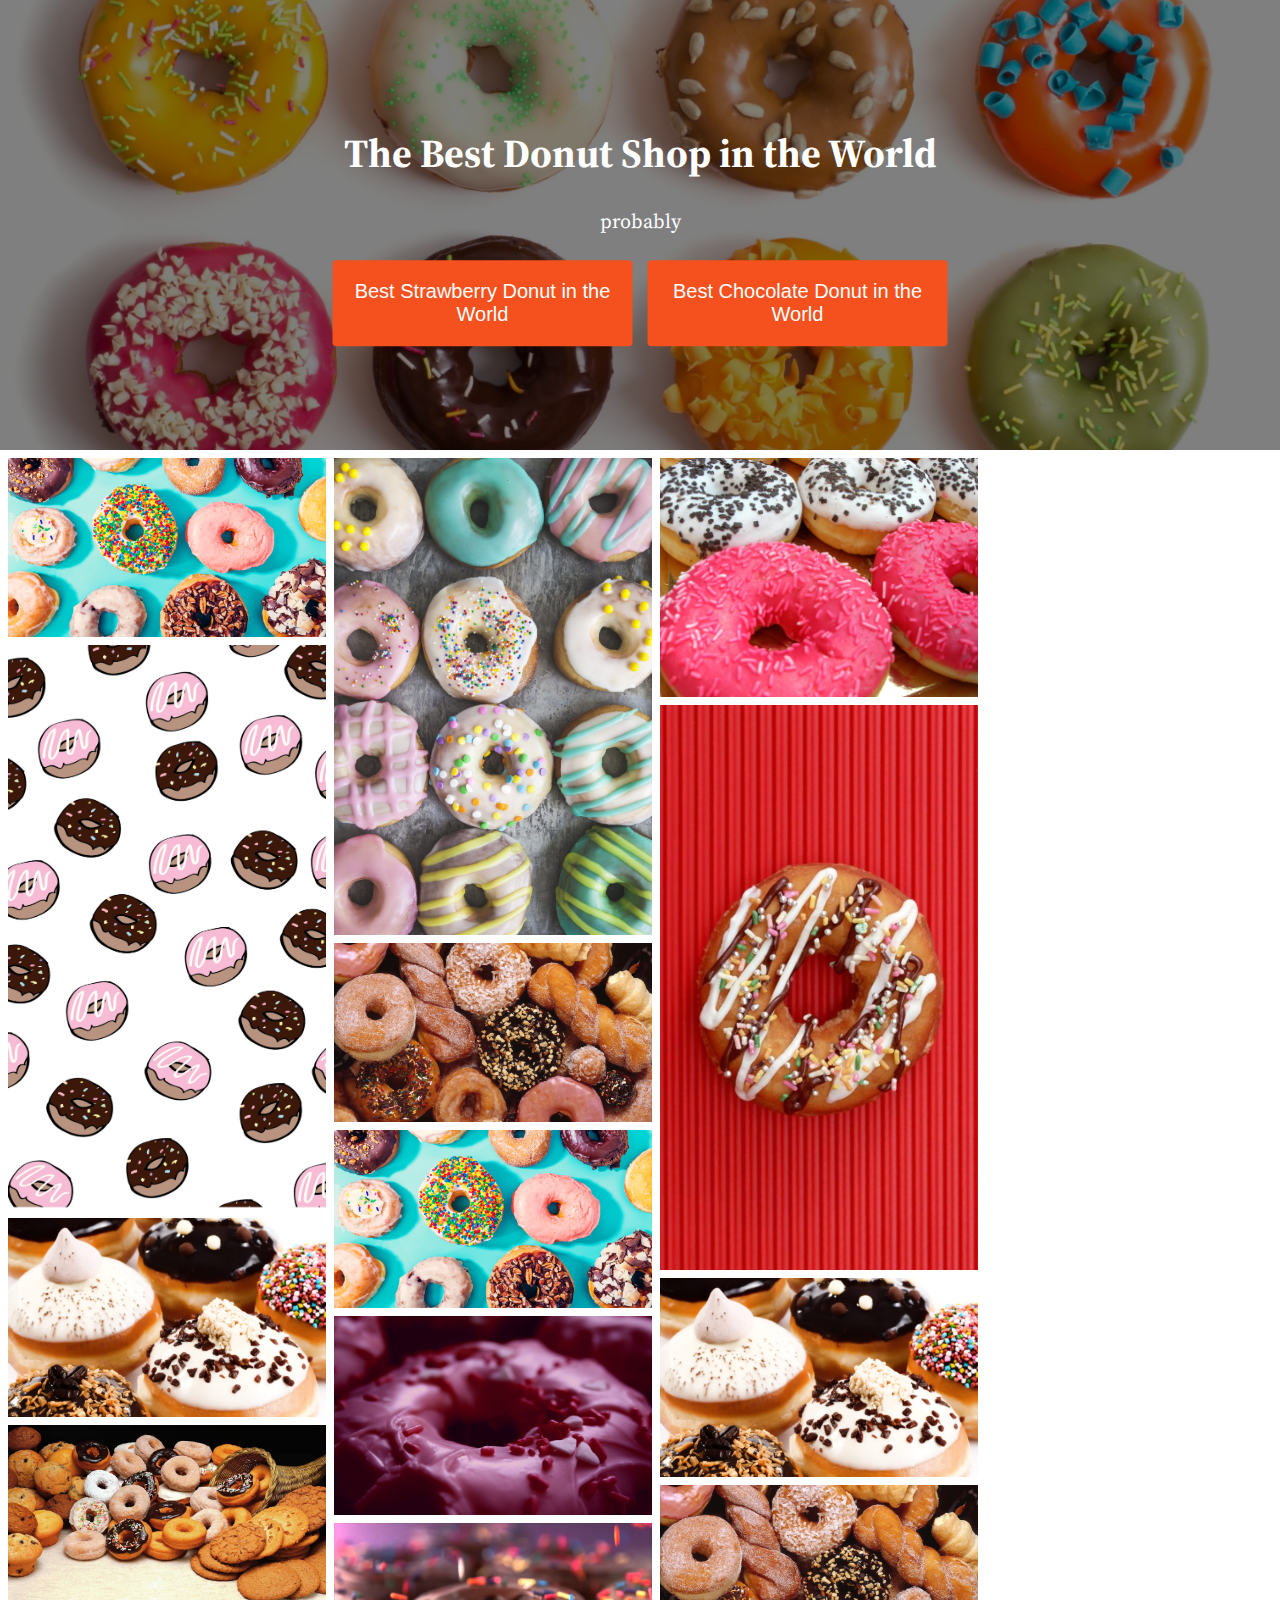
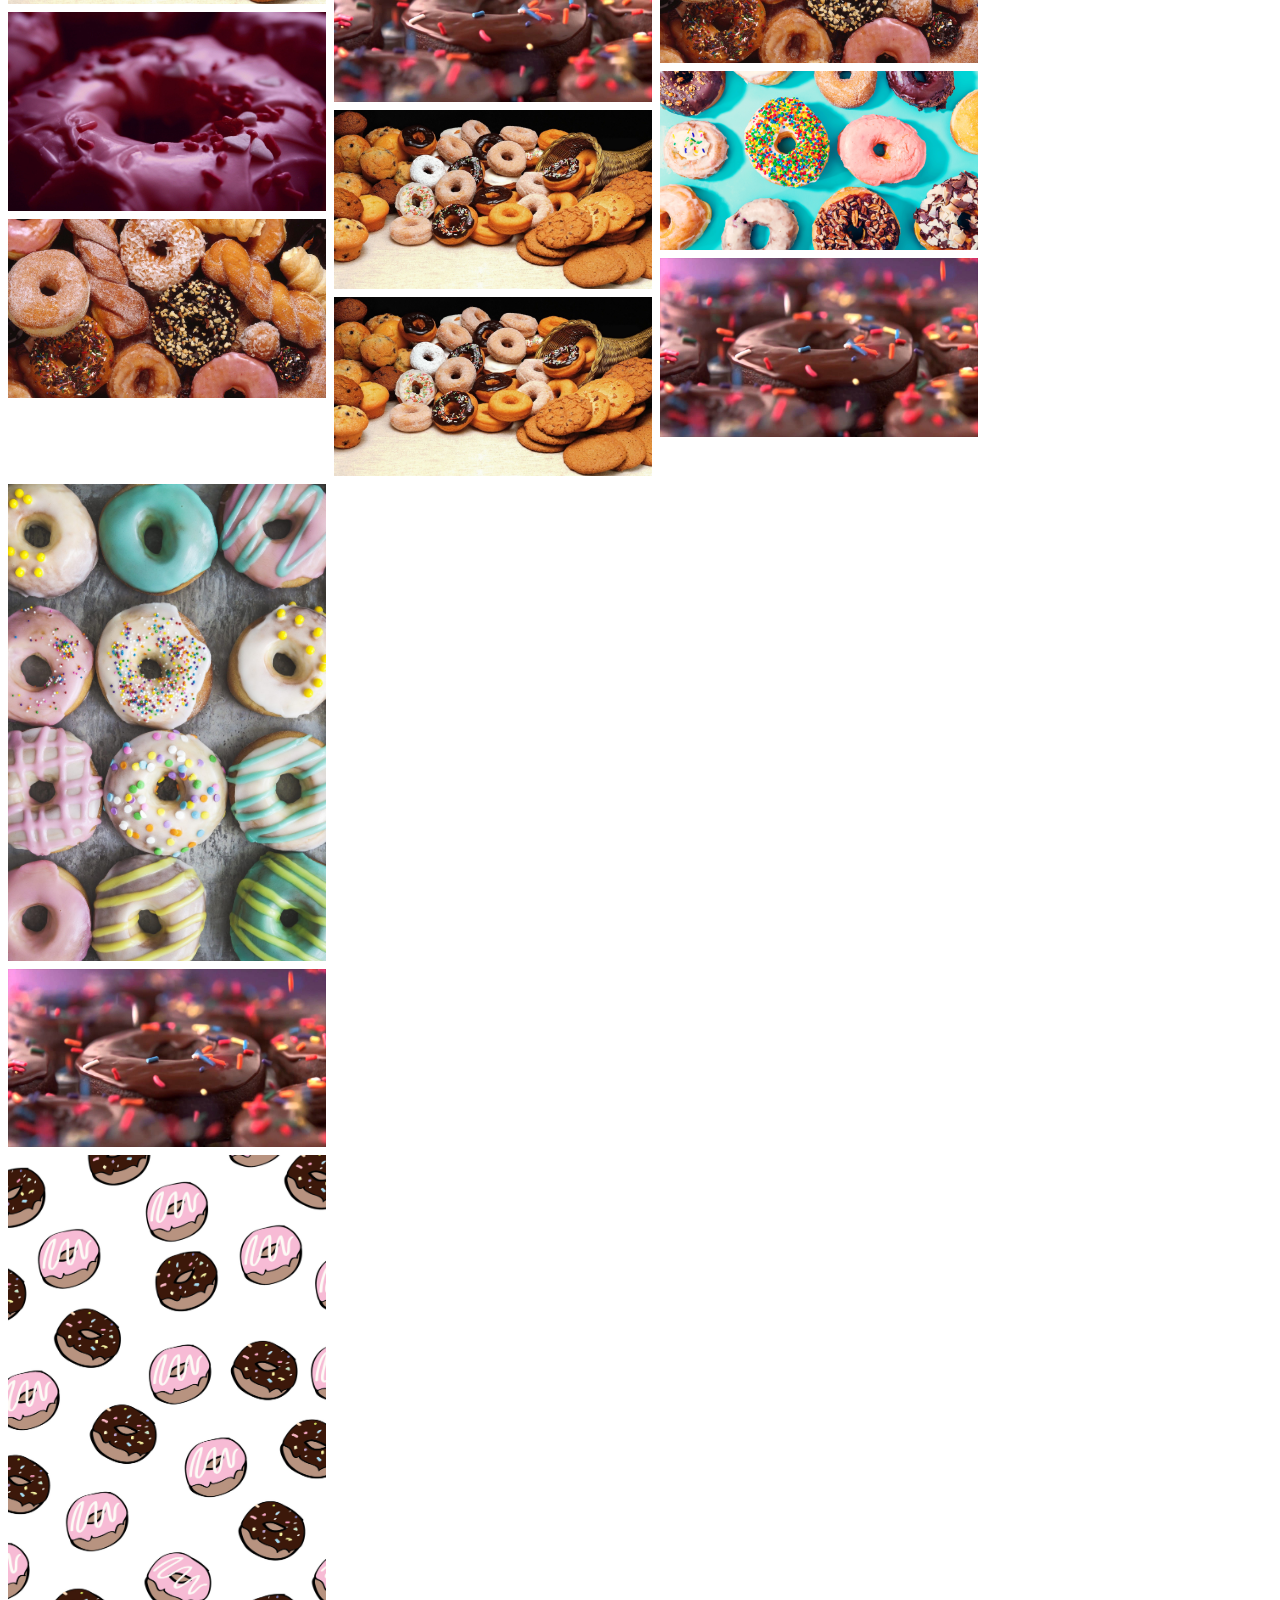
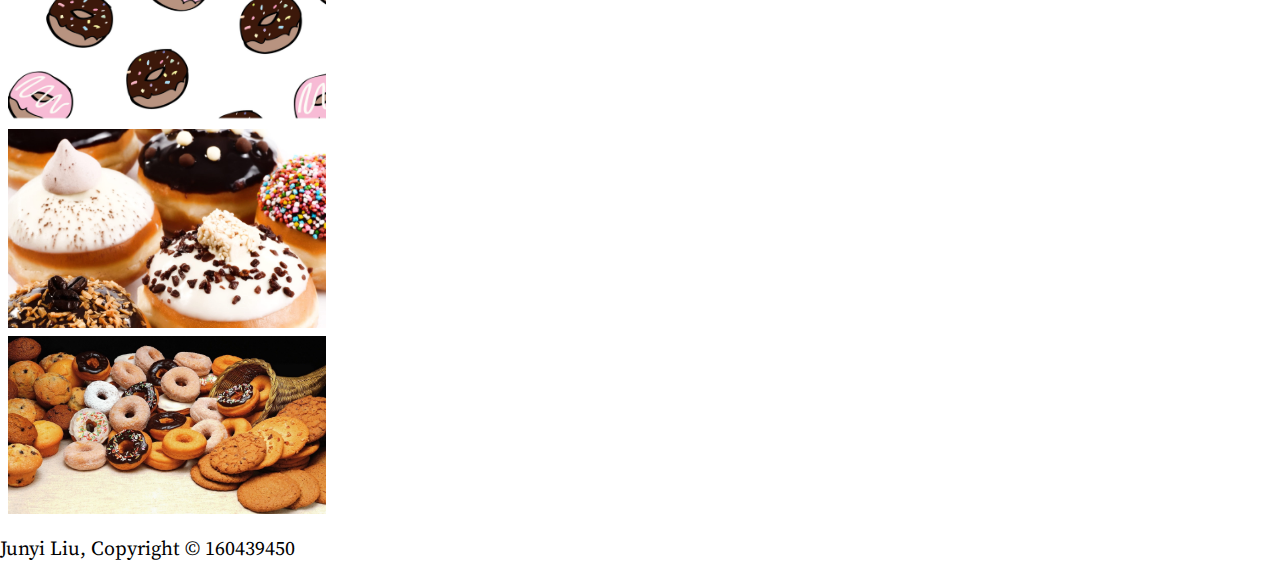
<file: q1/www/index.html>
<!doctype html>
<html lang="en">

<head>

	<!--====== Required meta tags ======-->

	<head>
		<meta charset="utf-8">
		<meta name="viewport" content="width=device-width, initial-scale=1.0, maximum-scale=1.0, user-scalable=no">


		<!--====== Title ======-->
		<title> Best Donut Shop in the World , probably</title>


		<!--====== Style css ======-->
		<link rel="stylesheet" href="css/main.css">


		<!-- YOU MUST MODIFY THIS VALUE TO POINT TO YOUR ACTUAL CHECKOUT PAGE -->
		<script>
			localStorage.checkoutURL = 'checkout.html';
		</script>

		<!--====== Favicon Icon ======-->
		<link rel="shortcut icon" href="img/favicon.ico" type="image/ico">

		<!--====== javascript ======-->
		<link rel="stylesheet" href="https://stackpath.bootstrapcdn.com/font-awesome/4.7.0/css/font-awesome.min.css">
		<link rel="stylesheet" href="https://stackpath.bootstrapcdn.com/bootstrap/4.2.1/css/bootstrap.min.css" integrity="sha384-GJzZqFGwb1QTTN6wy59ffF1BuGJpLSa9DkKMp0DgiMDm4iYMj70gZWKYbI706tWS" crossorigin="anonymous">
		<script src="https://cdnjs.cloudflare.com/ajax/libs/jquery/3.3.1/jquery.min.js"></script>
		<script src="https://cdnjs.cloudflare.com/ajax/libs/popper.js/1.14.6/umd/popper.min.js" integrity="sha384-wHAiFfRlMFy6i5SRaxvfOCifBUQy1xHdJ/yoi7FRNXMRBu5WHdZYu1hA6ZOblgut" crossorigin="anonymous"></script>
		<script src="https://stackpath.bootstrapcdn.com/bootstrap/4.2.1/js/bootstrap.min.js" integrity="sha384-B0UglyR+jN6CkvvICOB2joaf5I4l3gm9GU6Hc1og6Ls7i6U/mkkaduKaBhlAXv9k" crossorigin="anonymous"></script>
		<script src="http://wlu-cp202.appspot.com/CP202/Fall2019/shopping_cart_v1/cart.js" async></script>

		<!-- YOU MUST MODIFY THIS VALUE TO POINT TO YOUR ACTUAL CHECKOUT PAGE -->
		<script>
			localStorage.checkoutURL = 'checkout.html';
		</script>
		<!--====== shopping cart ======-->

	</head>


	<!--====== BODY ======-->

<body>

	<div class="hero-image">
		<div class="hero-text">
			<h1>The Best Donut Shop in the World</h1>
			<p>probably</p>
			<a href="strawberry_donut.html"><button><span>Best Strawberry Donut in the World</span></button></a>
			<a href="chocolate_donut.html"> <button><span>Best Chocolate Donut in the World</span></button></a>
		</div>
	</div>



	<div class="row">
		<div class="column">

			<img src="img/donut1.jpg" alt="donut collage">
			<img src="img/donut4.jpg" alt="donut drawing">
			<img src="img/donut2.jpg" alt="donut collage">
			<img src="img/donut3.jpg" alt="donuts with cookies">
			<img src="img/donut5.jpg" alt="velvet donut">

			<img src="img/donut7.jpg" alt="donuts with eclairs">

		</div>
		<div class="column">
			<img src="img/donut10.jpg" alt="donut collage">
			<img src="img/donut7.jpg" alt="donuts with eclairs">
			<img src="img/donut1.jpg" alt="donut collage">
			<img src="img/donut5.jpg" alt="velvet donut">
			<img src="img/donut8.jpg" alt="chocolate donut">
			<img src="img/donut3.jpg" alt="donuts with cookies">

			<img src="img/donut3.jpg" alt="donuts with cookies">



		</div>
		<div class="column">
			<img src="img/donut9.jpg" alt="chocolate donut with strawberry donut">
			<img src="img/donut6.jpg" alt="one sprinked donut">
			<img src="img/donut2.jpg" alt="donut collage">
			<img src="img/donut7.jpg" alt="donuts with eclairs">
			<img src="img/donut1.jpg" alt="donut collage">
			<img src="img/donut8.jpg" alt="chocolate donut">


		</div>
		<div class="column">
			<img src="img/donut10.jpg" alt="donut collage">
			<img src="img/donut8.jpg" alt="chocolate donut">
			<img src="img/donut4.jpg" alt="donut drawing">

			<img src="img/donut2.jpg" alt="donut collage">
			<img src="img/donut3.jpg" alt="donuts with cookies">

		</div>
	</div>

	<footer>
		<p>Junyi Liu, Copyright &copy; 160439450 </p>

	</footer>


</body>

</html>
</file>
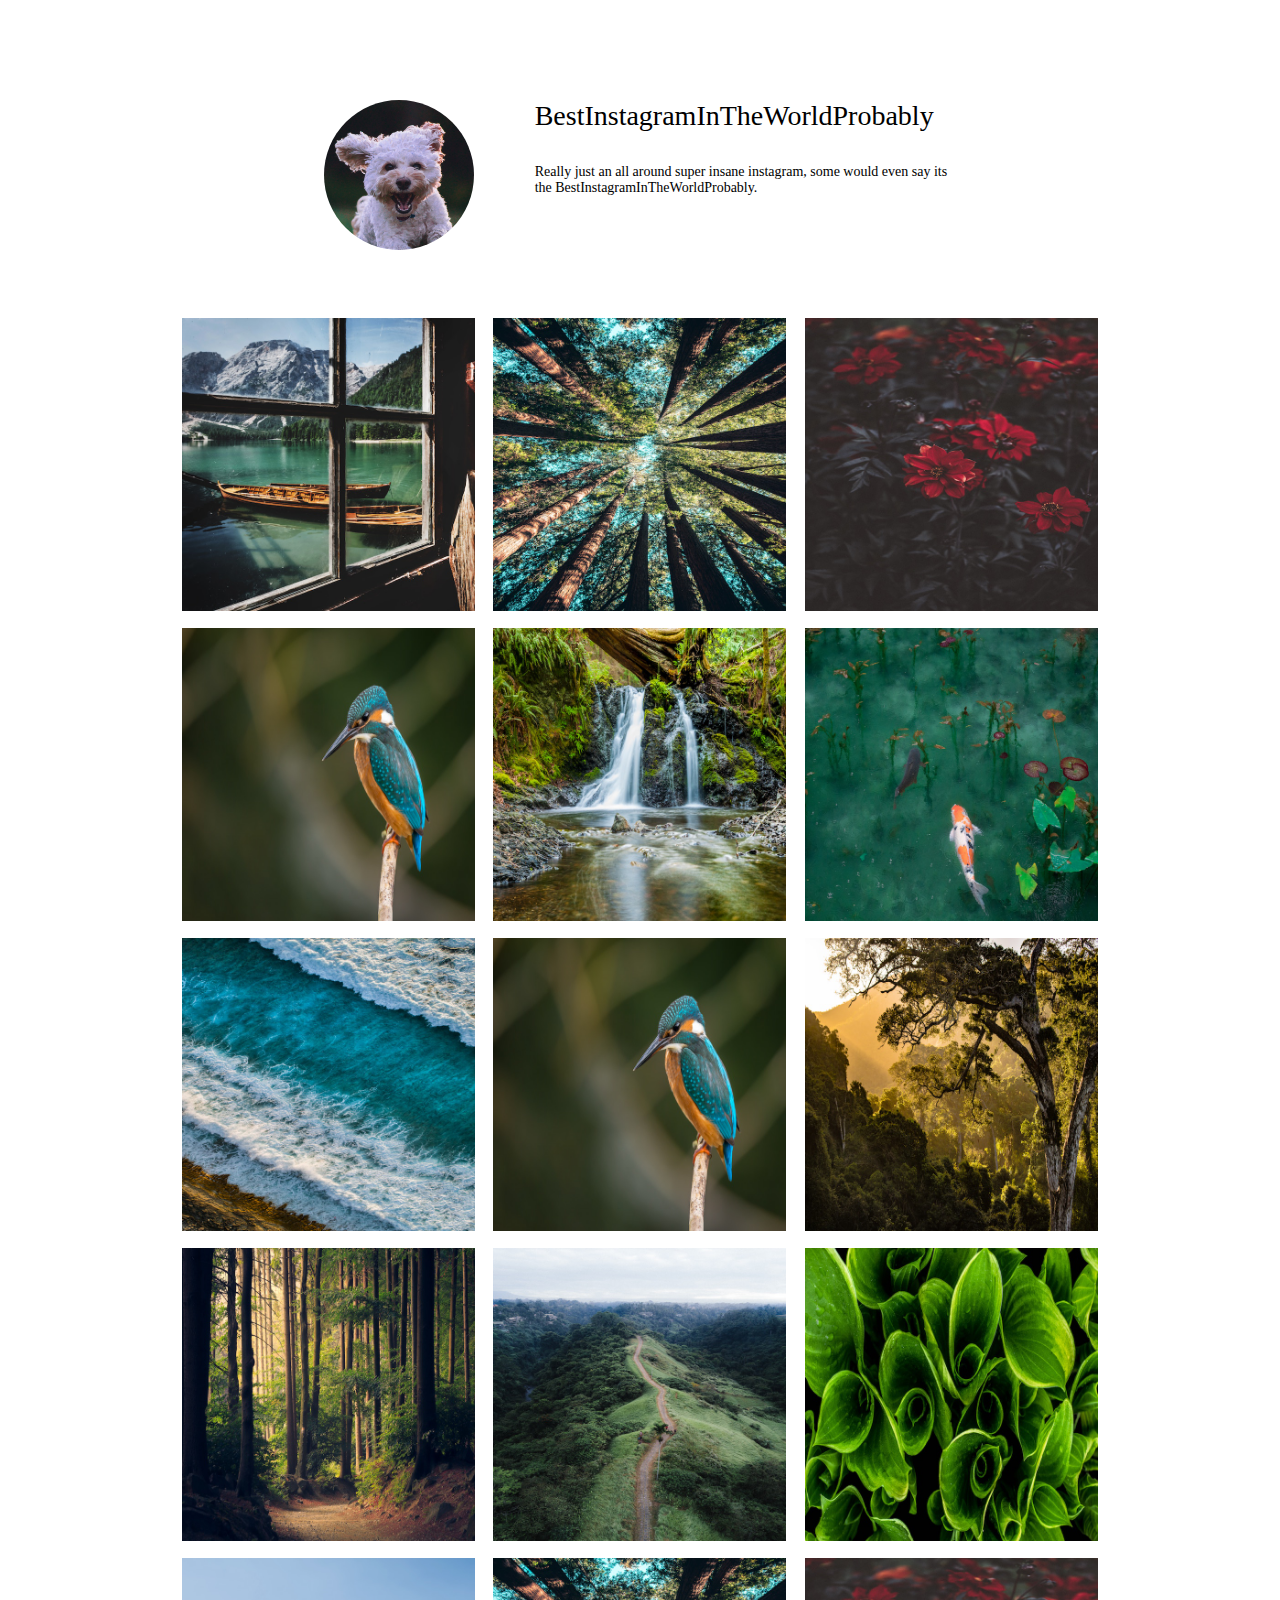
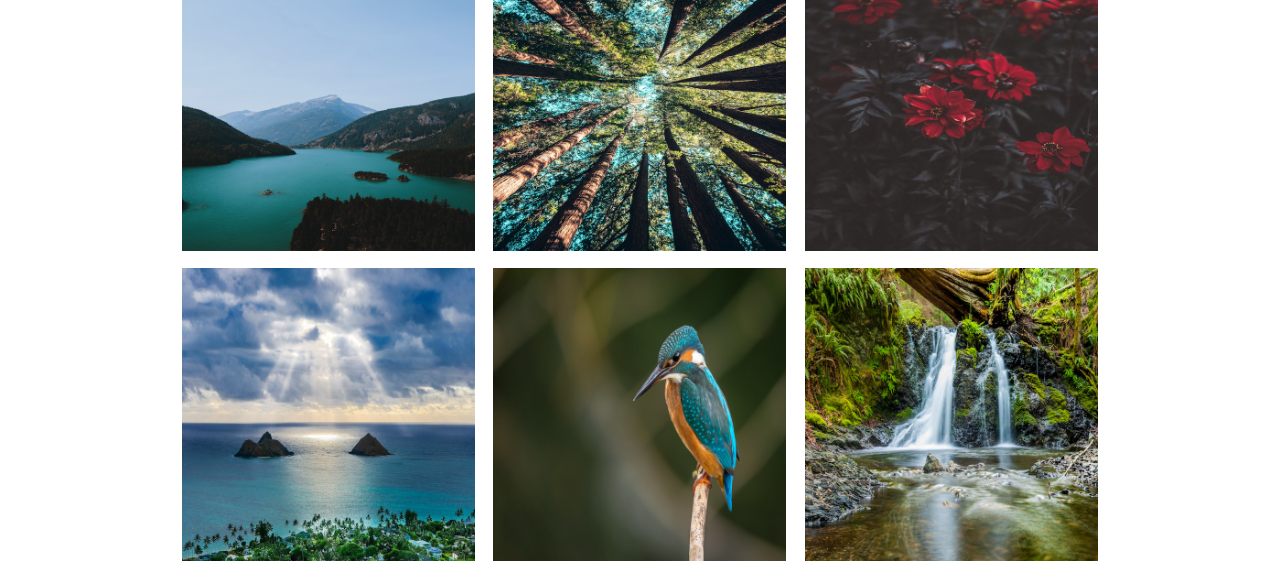
<file: q4/www/index.html>
<!doctype html>
<html lang="en">

<head>

	<!--====== Required meta tags ======-->

	<head>
		<meta charset="utf-8">
		<meta name="viewport" content="width=device-width, initial-scale=1.0, maximum-scale=1.0, user-scalable=no">


		<!--====== Title ======-->
		<title> FakeChimp’s Registration Form </title>


		<!--====== Style css ======-->
		<link rel="stylesheet" href="css/main.css">
	</head>


<body>
	<div class = "header">
<div class="avatar">
	<img src="img\avatar.jpg" width="150px" height="150px">
	</div>
	<div class = "username">
		BestInstagramInTheWorldProbably
		</div>

		<div class = "bio">
			<br>
			<br>
			Really just an all around super insane instagram, some would even say its the BestInstagramInTheWorldProbably.
			</div>
</div>

<br>


	<div class="row">
		<div class="column">
			<img src="img\luca-bravo-ny6qxqv_m04-unsplash.jpg" width="293px" height="293px">
		</div>
		<div class="column">
			<img src="img\casey-horner-4rDCa5hBlCs-unsplash.jpg" width="293px" height="293px">
		</div>
		<div class="column">
			<img src="img\annie-spratt-KCQz_b2Hgi8-unsplash.jpg" width="293px" height="293px">
		</div>
	</div>


	<div class="row">
		<div class="column">
			<img src="img\vincent-van-zalinge-vUNQaTtZeOo-unsplash.jpg" width="293px" height="293px">
		</div>
		<div class="column">
			<img src="img\westboundary-photography-chris-gill-lBL7rSRaNGs-unsplash.jpg" width="293px" height="293px">
		</div>
		<div class="column">
			<img src="img\sora-sagano-Dksk8szLRN0-unsplash.jpg" width="293px" height="293px">
		</div>
	</div>

	<div class="row">
		<div class="column">
			<img src="img\shifaaz-shamoon-oR0uERTVyD0-unsplash.jpg" width="293px" height="293px">
		</div>
		<div class="column">
			<img src="img\vincent-van-zalinge-vUNQaTtZeOo-unsplash.jpg" width="293px" height="293px">
		</div>
		<div class="column">
			<img src="img\redcharlie-k2zWqv_yfNM-unsplash.jpg" width="293px" height="293px">
		</div>
	</div>

	<div class="row">
		<div class="column">
			<img src="img\lukasz-szmigiel-jFCViYFYcus-unsplash.jpg" width="293px" height="293px">
		</div>
		<div class="column">
			<img src="img\justin-kauffman-a8lTjWJJgLA-unsplash.jpg" width="293px" height="293px">
		</div>
		<div class="column">
			<img src="img\joey-kyber-sFLVTqNzG2I-unsplash.jpg" width="293px" height="293px">
		</div>
	</div>

	<div class="row">
		<div class="column">
			<img src="img\ivana-cajina-MBkQKiH14ng-unsplash.jpg" width="293px" height="293px">
		</div>
		<div class="column">
			<img src="img\casey-horner-4rDCa5hBlCs-unsplash.jpg" width="293px" height="293px">
		</div>
		<div class="column">
			<img src="img\annie-spratt-KCQz_b2Hgi8-unsplash.jpg" width="293px" height="293px">
		</div>
	</div>

	<div class="row">
		<div class="column">
			<img src="img\amanda-phung-1w2xsyc2wwI-unsplash.jpg" width="293px" height="293px">
		</div>
		<div class="column">
			<img src="img\vincent-van-zalinge-vUNQaTtZeOo-unsplash.jpg" width="293px" height="293px">
		</div>
		<div class="column">
			<img src="img\westboundary-photography-chris-gill-lBL7rSRaNGs-unsplash.jpg" width="293px" height="293px">
		</div>
	</div>

</body>

</html>
</file>
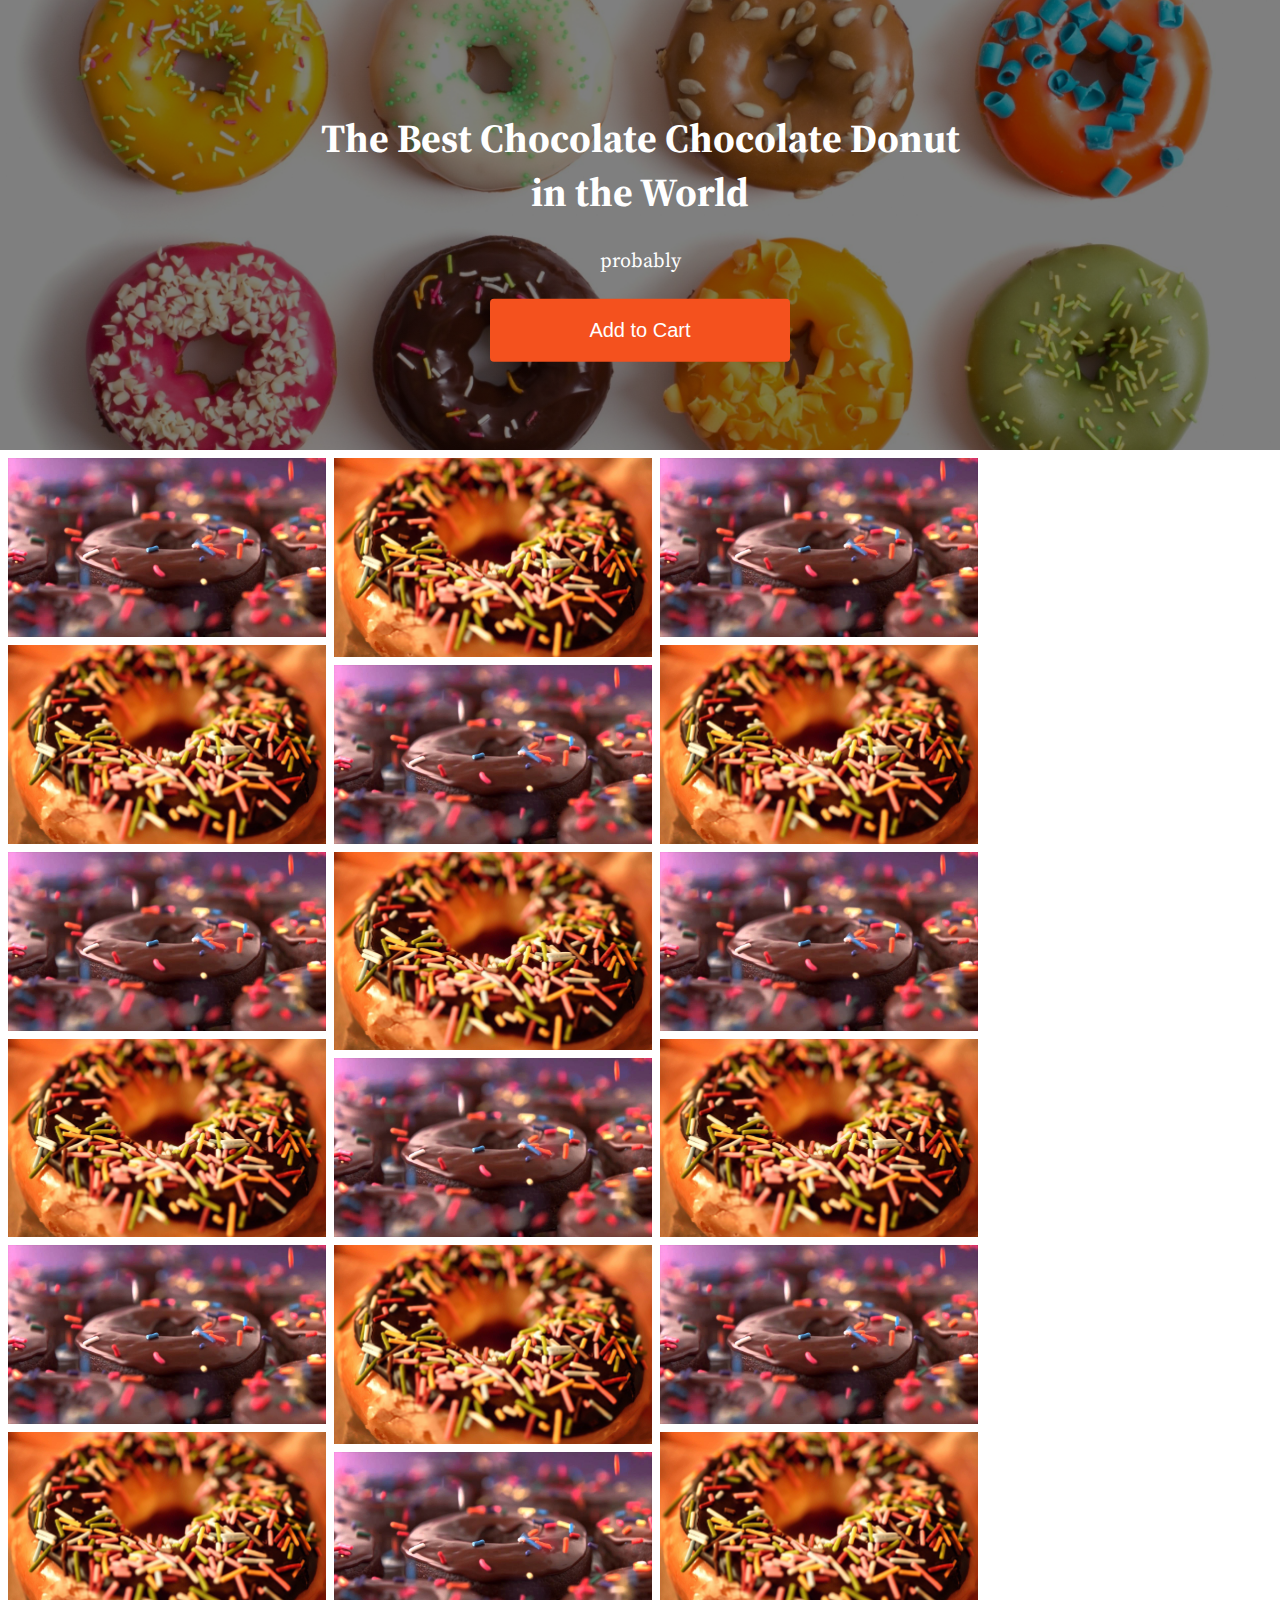
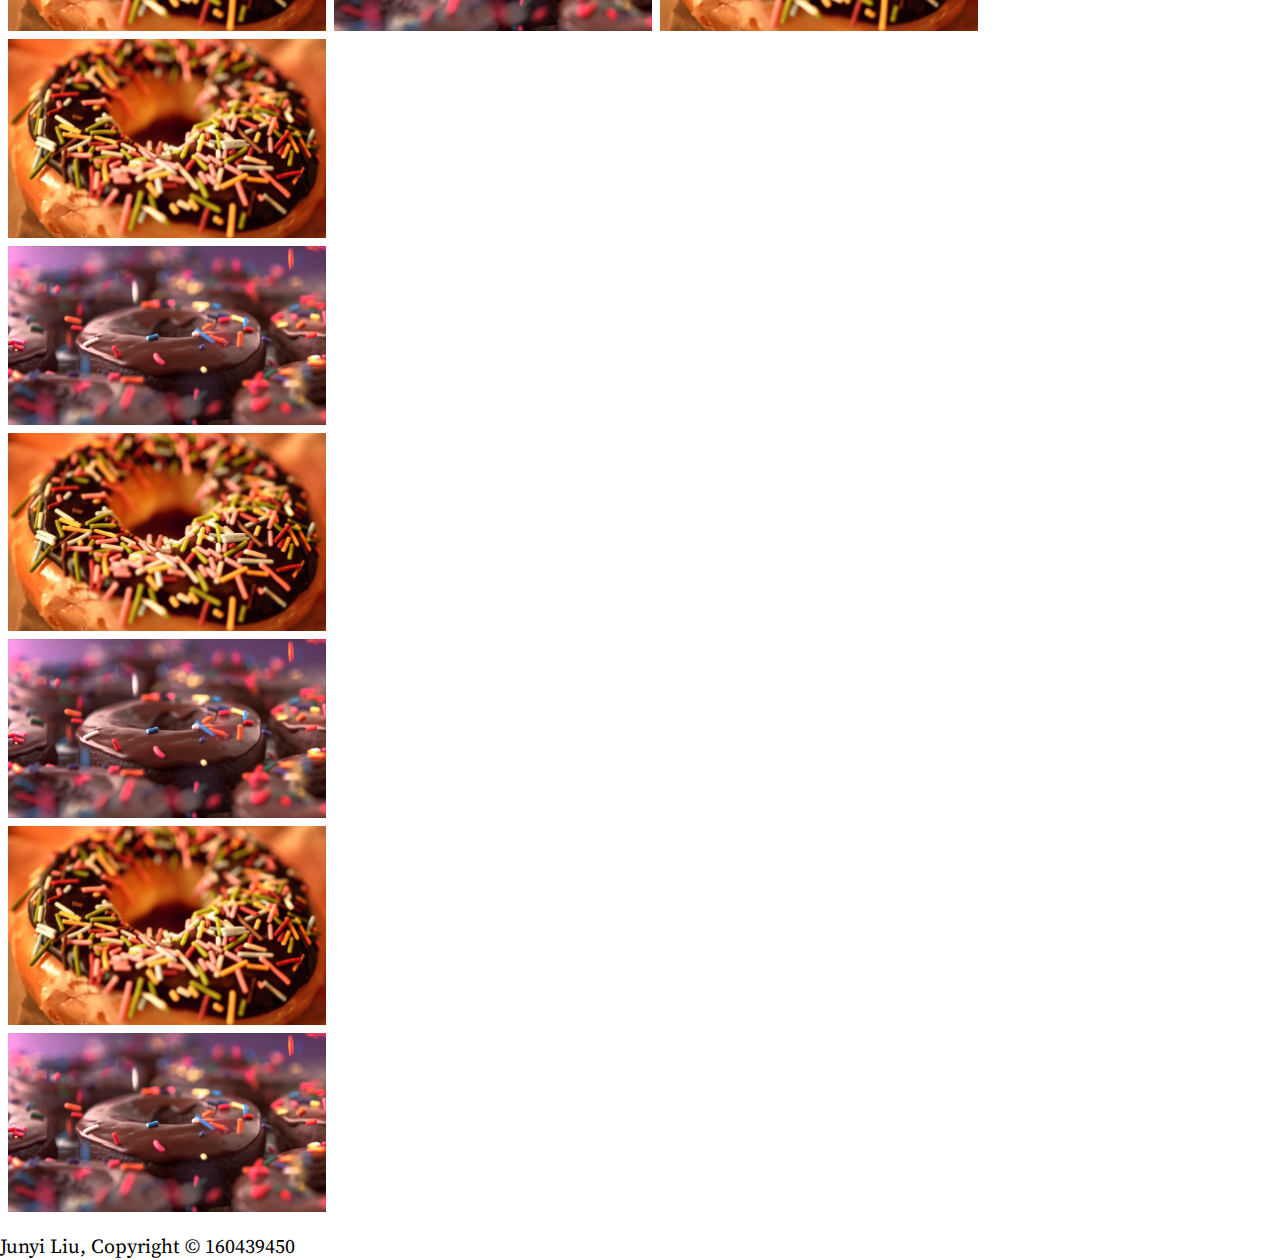
<file: q1/www/chocolate_donut/index.html>
<!doctype html>
<html lang="en">

<head>

	<!--====== Required meta tags ======-->

	<head>
		<meta charset="utf-8">
		<meta name="viewport" content="width=device-width, initial-scale=1.0, maximum-scale=1.0, user-scalable=no">


		<!--====== Title ======-->
		<title> Best Donut Shop in the World , probably</title>


		<!--====== Style css ======-->
		<link rel="stylesheet" href="../css/main.css">




		<!--====== Favicon Icon ======-->
		<link rel="shortcut icon" href="../img/favicon.ico" type="image/ico">

		<!--====== javascript ======-->
		<link rel="stylesheet" href="https://stackpath.bootstrapcdn.com/font-awesome/4.7.0/css/font-awesome.min.css">
		<link rel="stylesheet" href="https://stackpath.bootstrapcdn.com/bootstrap/4.2.1/css/bootstrap.min.css" integrity="sha384-GJzZqFGwb1QTTN6wy59ffF1BuGJpLSa9DkKMp0DgiMDm4iYMj70gZWKYbI706tWS" crossorigin="anonymous">
		<script src="https://cdnjs.cloudflare.com/ajax/libs/jquery/3.3.1/jquery.min.js"></script>
		<script src="https://cdnjs.cloudflare.com/ajax/libs/popper.js/1.14.6/umd/popper.min.js" integrity="sha384-wHAiFfRlMFy6i5SRaxvfOCifBUQy1xHdJ/yoi7FRNXMRBu5WHdZYu1hA6ZOblgut" crossorigin="anonymous"></script>
		<script src="https://stackpath.bootstrapcdn.com/bootstrap/4.2.1/js/bootstrap.min.js" integrity="sha384-B0UglyR+jN6CkvvICOB2joaf5I4l3gm9GU6Hc1og6Ls7i6U/mkkaduKaBhlAXv9k" crossorigin="anonymous"></script>
		<script src="http://wlu-cp202.appspot.com/CP202/Fall2019/shopping_cart_v1/cart.js" async></script>

		<!-- YOU MUST MODIFY THIS VALUE TO POINT TO YOUR ACTUAL CHECKOUT PAGE -->
		<script>
			localStorage.checkoutURL = '../checkout.html';
		</script>
		<!--====== shopping cart ======-->

	</head>


	<!--====== BODY ======-->

<body>

	<div class="hero-image">
		<div class="hero-text">
			<h1>The Best Chocolate Chocolate Donut in the World</h1>
			<p>probably</p>
			<button onclick="clientAddItemToCart({prodName: 'Chocholate Donut', prodDesc: 'Great donut', prodPrice: '5.00', prodQty: '1'});
"><span>Add to Cart</span></button>

		</div>
	</div>



	<div class="row">
		<div class="column">

			<img src="../img/donut8.jpg" alt="chocolate donut">
			<img src="../img/sprinkle_chocolate.jpg" alt="chocolate donut">
			<img src="../img/donut8.jpg" alt="chocolate donut">
			<img src="../img/sprinkle_chocolate.jpg" alt="chocolate donut">
			<img src="../img/donut8.jpg" alt="chocolate donut">
			<img src="../img/sprinkle_chocolate.jpg" alt="chocolate donut">



		</div>
		<div class="column">

			<img src="../img/sprinkle_chocolate.jpg" alt="chocolate donut">
			<img src="../img/donut8.jpg" alt="chocolate donut">
			<img src="../img/sprinkle_chocolate.jpg" alt="chocolate donut">
			<img src="../img/donut8.jpg" alt="chocolate donut">
			<img src="../img/sprinkle_chocolate.jpg" alt="chocolate donut">
			<img src="../img/donut8.jpg" alt="chocolate donut">



		</div>
		<div class="column">
			<img src="../img/donut8.jpg" alt="chocolate donut">
			<img src="../img/sprinkle_chocolate.jpg" alt="chocolate donut">
			<img src="../img/donut8.jpg" alt="chocolate donut">
			<img src="../img/sprinkle_chocolate.jpg" alt="chocolate donut">
			<img src="../img/donut8.jpg" alt="chocolate donut">
			<img src="../img/sprinkle_chocolate.jpg" alt="chocolate donut">



		</div>
		<div class="column">
			<img src="../img/sprinkle_chocolate.jpg" alt="chocolate donut">
			<img src="../img/donut8.jpg" alt="chocolate donut">
			<img src="../img/sprinkle_chocolate.jpg" alt="chocolate donut">
			<img src="../img/donut8.jpg" alt="chocolate donut">
			<img src="../img/sprinkle_chocolate.jpg" alt="chocolate donut">
			<img src="../img/donut8.jpg" alt="chocolate donut">


		</div>
	</div>

	<footer>
		<p>Junyi Liu, Copyright &copy; 160439450 </p>

	</footer>
</body>

</html>
</file>
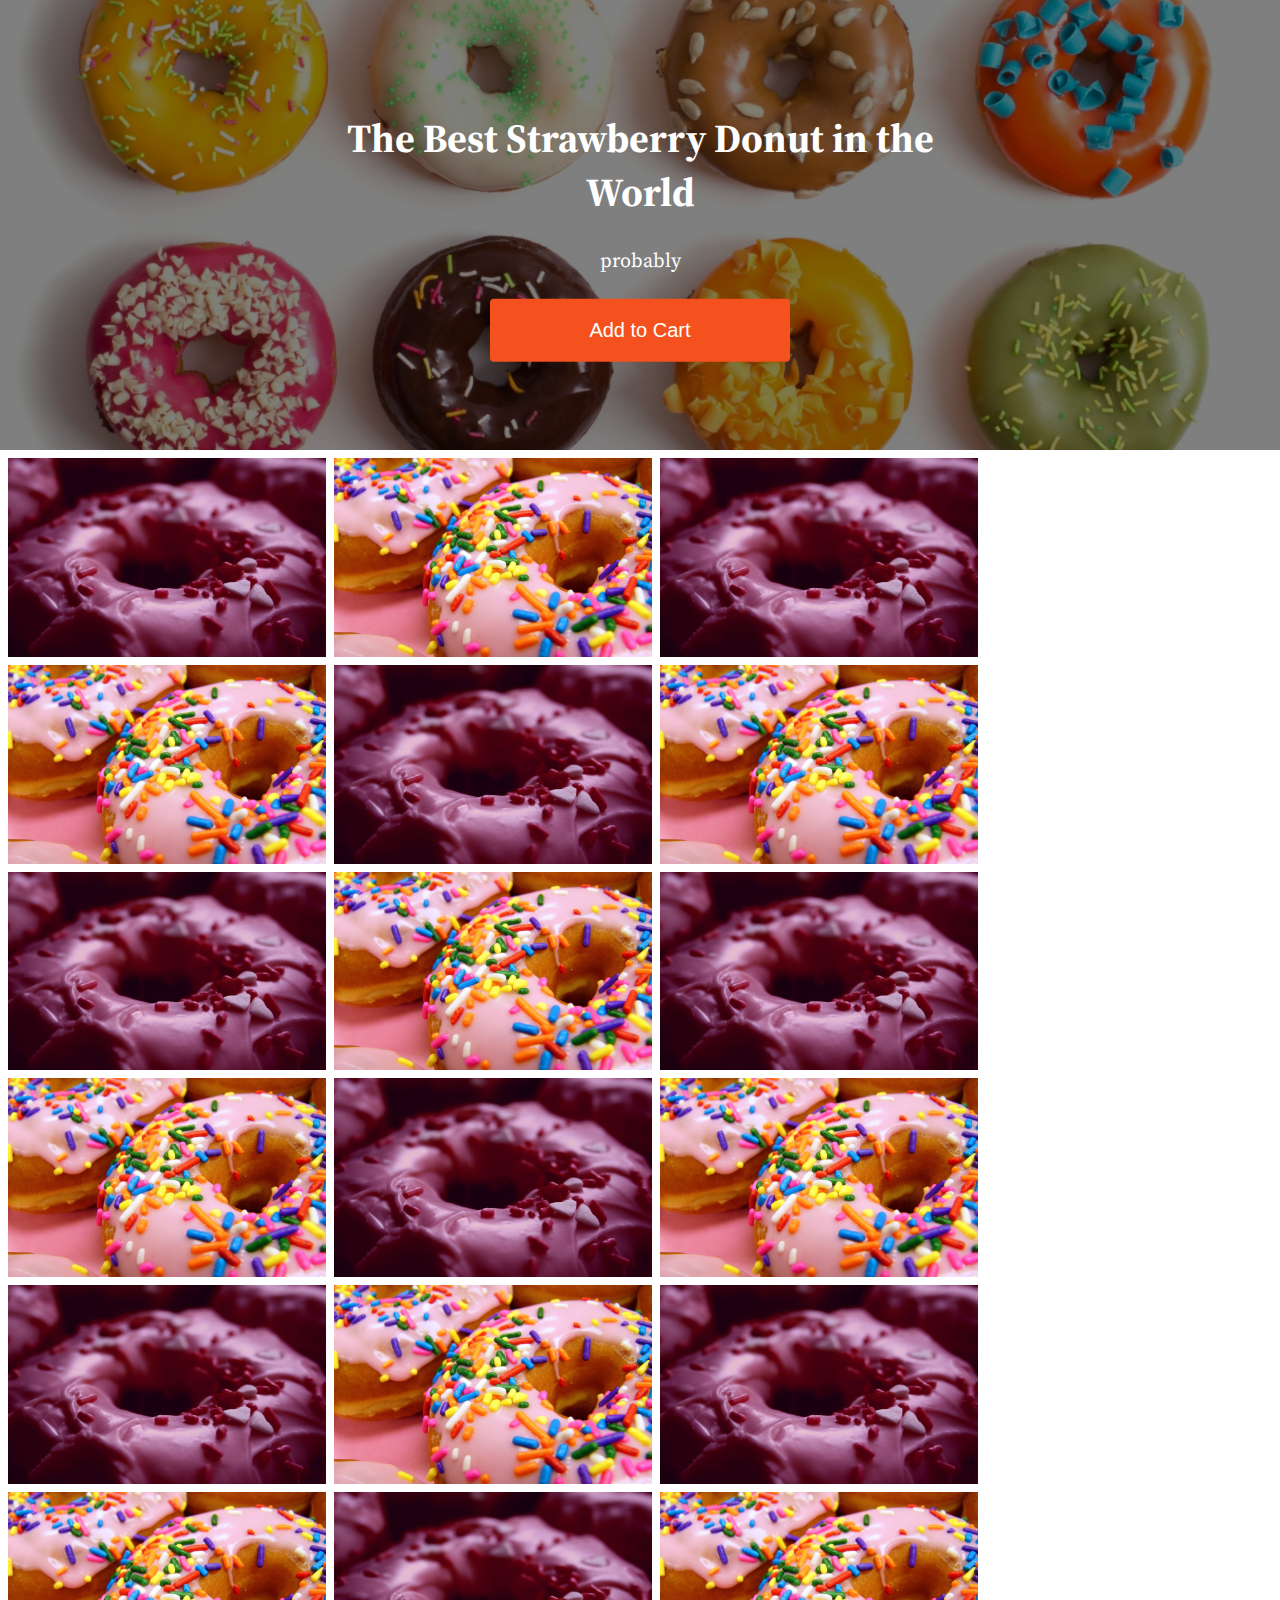
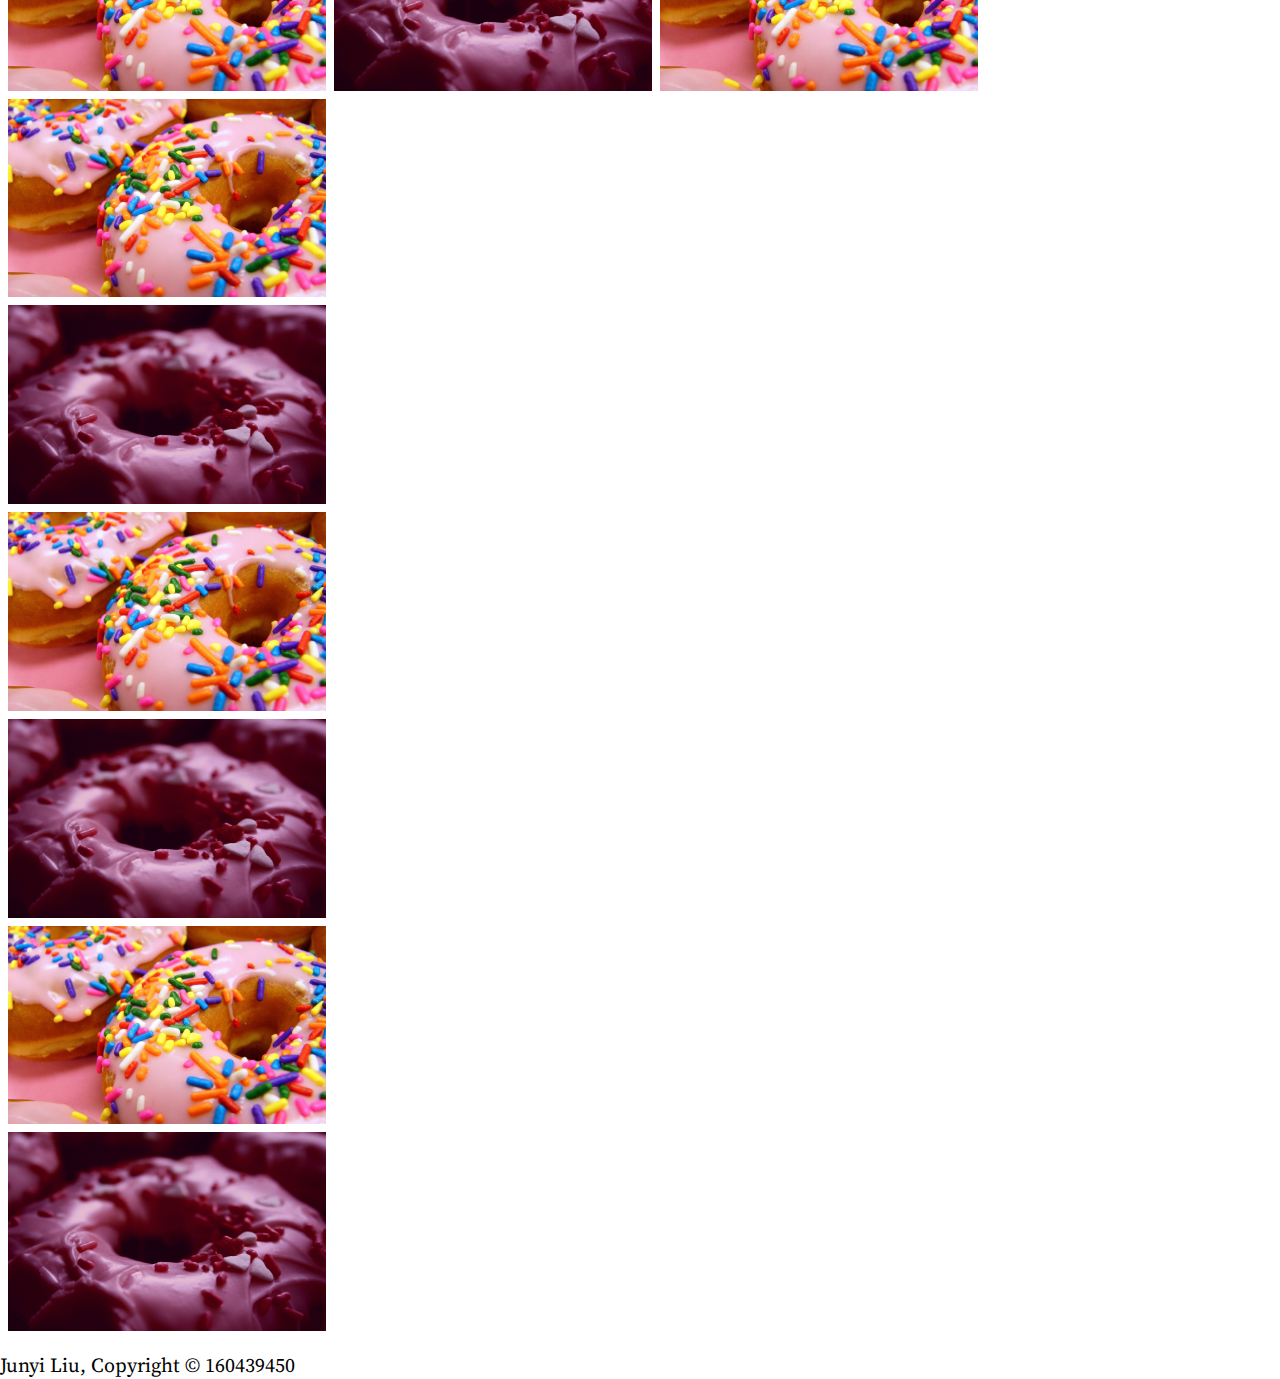
<file: q1/www/strawberry_donut/index.html>
<!doctype html>
<html lang="en">

<head>

	<!--====== Required meta tags ======-->

	<head>
		<meta charset="utf-8">
		<meta name="viewport" content="width=device-width, initial-scale=1.0, maximum-scale=1.0, user-scalable=no">


		<!--====== Title ======-->
		<title> Best Donut Shop in the World , probably</title>


		<!--====== Style css ======-->
		<link rel="stylesheet" href="../css/main.css">


		<!-- YOU MUST MODIFY THIS VALUE TO POINT TO YOUR ACTUAL CHECKOUT PAGE -->


		<!--====== Favicon Icon ======-->
		<link rel="shortcut icon" href="../../img/favicon.ico" type="image/ico">

		<!--====== javascript ======-->
		<link rel="stylesheet" href="https://stackpath.bootstrapcdn.com/font-awesome/4.7.0/css/font-awesome.min.css">
		<link rel="stylesheet" href="https://stackpath.bootstrapcdn.com/bootstrap/4.2.1/css/bootstrap.min.css" integrity="sha384-GJzZqFGwb1QTTN6wy59ffF1BuGJpLSa9DkKMp0DgiMDm4iYMj70gZWKYbI706tWS" crossorigin="anonymous">
		<script src="https://cdnjs.cloudflare.com/ajax/libs/jquery/3.3.1/jquery.min.js"></script>
		<script src="https://cdnjs.cloudflare.com/ajax/libs/popper.js/1.14.6/umd/popper.min.js" integrity="sha384-wHAiFfRlMFy6i5SRaxvfOCifBUQy1xHdJ/yoi7FRNXMRBu5WHdZYu1hA6ZOblgut" crossorigin="anonymous"></script>
		<script src="https://stackpath.bootstrapcdn.com/bootstrap/4.2.1/js/bootstrap.min.js" integrity="sha384-B0UglyR+jN6CkvvICOB2joaf5I4l3gm9GU6Hc1og6Ls7i6U/mkkaduKaBhlAXv9k" crossorigin="anonymous"></script>
		<script src="http://wlu-cp202.appspot.com/CP202/Fall2019/shopping_cart_v1/cart.js" async></script>

		<!-- YOU MUST MODIFY THIS VALUE TO POINT TO YOUR ACTUAL CHECKOUT PAGE -->
		<script>
			localStorage.checkoutURL = '../checkout.html';
		</script>
		<!--====== shopping cart ======-->

	</head>


	<!--====== BODY ======-->

<body>


	<div class="hero-image">
		<div class="hero-text">
			<h1>The Best Strawberry Donut in the World</h1>
			<p>probably</p>
			<button onclick="clientAddItemToCart({prodName: 'Strawberry Donut', prodDesc: 'Fragaria', prodPrice: '4.00', prodQty: '1'});
	"><span>Add to Cart</span></button>
		</div>
	</div>



	<div class="row">
		<div class="column">

			<img src="../img/donut5.jpg" alt="velvet donut">
			<img src="../img/sprinkle_strawberry.jpg" alt="strawberry donut">
			<img src="../img/donut5.jpg" alt="velvet donut">
			<img src="../img/sprinkle_strawberry.jpg" alt="strawberry donut">
			<img src="../img/donut5.jpg" alt="velvet donut">
			<img src="../img/sprinkle_strawberry.jpg" alt="strawberry donut">

		</div>
		<div class="column">
			<img src="../img/sprinkle_strawberry.jpg" alt="strawberry donut">
			<img src="../img/donut5.jpg" alt="velvet donut">
			<img src="../img/sprinkle_strawberry.jpg" alt="strawberry donut">
			<img src="../img/donut5.jpg" alt="velvet donut">
			<img src="../img/sprinkle_strawberry.jpg" alt="strawberry donut">
			<img src="../img/donut5.jpg" alt="velvet donut">



		</div>
		<div class="column">
			<img src="../img/donut5.jpg" alt="velvet donut">
			<img src="../img/sprinkle_strawberry.jpg" alt="strawberry donut">
			<img src="../img/donut5.jpg" alt="velvet donut">
			<img src="../img/sprinkle_strawberry.jpg" alt="strawberry donut">
			<img src="../img/donut5.jpg" alt="velvet donut">
			<img src="../img/sprinkle_strawberry.jpg" alt="strawberry donut">


		</div>
		<div class="column">
			<img src="../img/sprinkle_strawberry.jpg" alt="strawberry donut">
			<img src="../img/donut5.jpg" alt="velvet donut">
			<img src="../img/sprinkle_strawberry.jpg" alt="strawberry donut">
			<img src="../img/donut5.jpg" alt="velvet donut">
			<img src="../img/sprinkle_strawberry.jpg" alt="strawberry donut">
			<img src="../img/donut5.jpg" alt="velvet donut">


		</div>
	</div>

	<footer>
		<p>Junyi Liu, Copyright &copy; 160439450 </p>

	</footer>


</body>

</html>
</file>
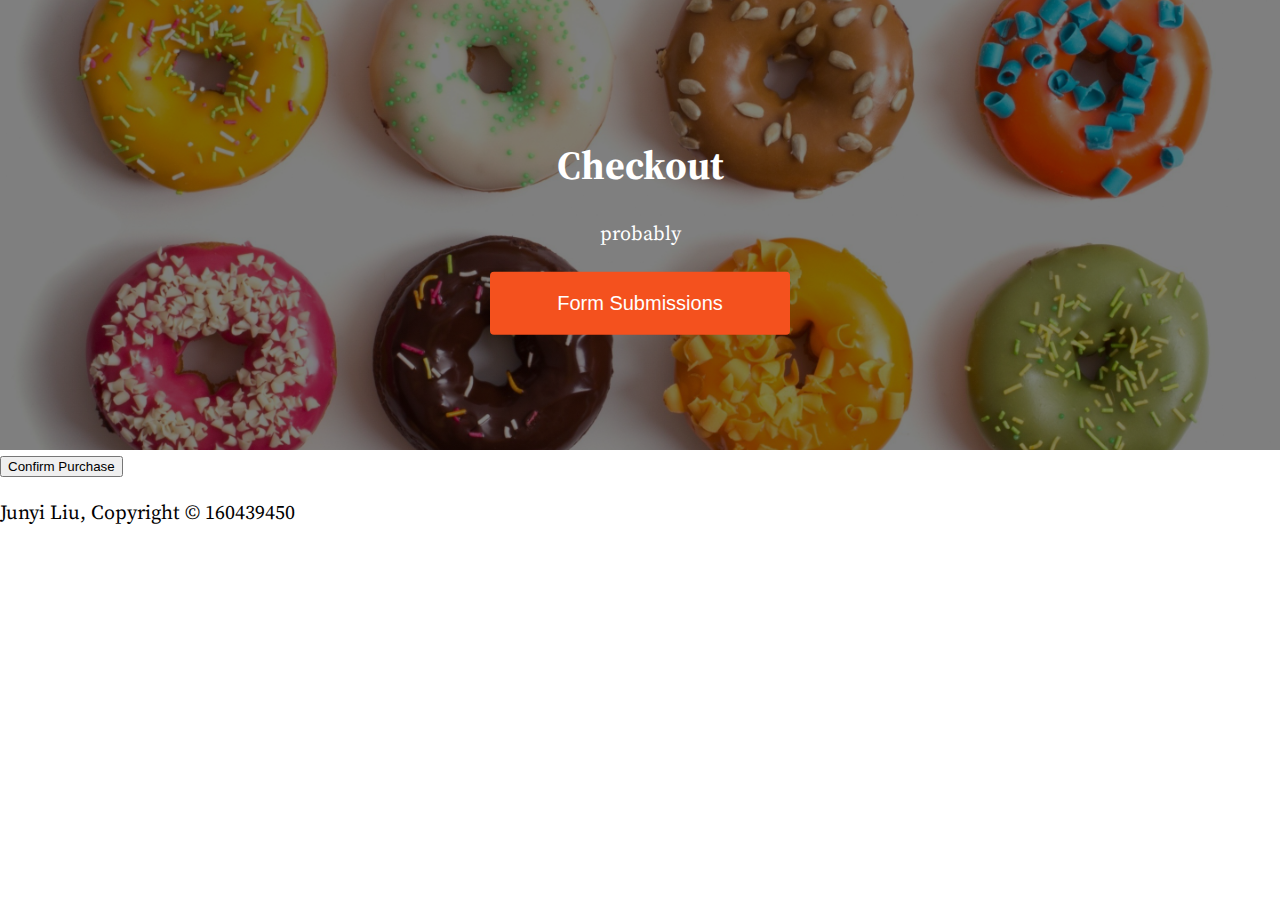
<file: q1/www/checkout.html>
<!doctype html>
<html lang="en">

<head>

	<!--====== Required meta tags ======-->
	<head>
		<meta charset="utf-8">
		<meta name="viewport" content="width=device-width, initial-scale=1.0, maximum-scale=1.0, user-scalable=no">


		<!--====== Title ======-->
		<title> Best Donut Shop in the World , probably</title>


		<!--====== Style css ======-->
		<link rel="stylesheet" href="css/main.css">

		<link rel="stylesheet" href="https://stackpath.bootstrapcdn.com/font-awesome/4.7.0/css/font-awesome.min.css">
<link rel="stylesheet" href="https://stackpath.bootstrapcdn.com/bootstrap/4.2.1/css/bootstrap.min.css" integrity="sha384-GJzZqFGwb1QTTN6wy59ffF1BuGJpLSa9DkKMp0DgiMDm4iYMj70gZWKYbI706tWS" crossorigin="anonymous">
<script src="https://cdnjs.cloudflare.com/ajax/libs/jquery/3.3.1/jquery.min.js"></script>
<script src="https://cdnjs.cloudflare.com/ajax/libs/popper.js/1.14.6/umd/popper.min.js" integrity="sha384-wHAiFfRlMFy6i5SRaxvfOCifBUQy1xHdJ/yoi7FRNXMRBu5WHdZYu1hA6ZOblgut" crossorigin="anonymous"></script>
<script src="https://stackpath.bootstrapcdn.com/bootstrap/4.2.1/js/bootstrap.min.js" integrity="sha384-B0UglyR+jN6CkvvICOB2joaf5I4l3gm9GU6Hc1og6Ls7i6U/mkkaduKaBhlAXv9k" crossorigin="anonymous"></script>
<script src="http://wlu-cp202.appspot.com/CP202/Fall2019/shopping_cart_v1/checkout.js" async></script>

	</head>


	<!--====== BODY ======-->
	<body>


					<div class="hero-image">
		  <div class="hero-text">
		    <h1>Checkout</h1>
		    <p>probably</p>
				<a href="http://cp202-server.appspot.com/orders/160439450"><button><span>Form Submissions</span></button></a>

		  </div>
		</div>


    <div id="cp202-cart"> </div>


    <form action = "http://cp202-server.appspot.com/order" method = "post">

      <input type="hidden" name="order_json" id="order_json" value="">
      <input type="hidden" name="student_id" id="160439450" value="160439450">
			<button type="submit">Confirm Purchase</button>
      </form>




    </div>
		<footer>
			<p>Junyi Liu, Copyright &copy; 160439450 </p>

		</footer>
</body>

	</html>
</file>
<file: q1/www/css/main.css>
/*
 * These import fonts that are not available in the OS.
 */
 @import url('https://fonts.googleapis.com/css?family=Source+Serif+Pro&display=swap');


/* =======================================================

* ======================================================= */

body, html {
  height: 100%;
  margin: 0;
  font-family: 'Source Serif Pro', serif;
  font-size: 20px;
}


.container {
  width: 80%
  margin: auto;
  overflow:flow;
}

header {
  background:#35424a;
  color: #ffffff;
  padding-top: 30px;
  min-height: 70px;
}

.row {
  display: flex;
  flex-wrap: wrap;
  padding: 0 4px;
}

/* Create four equal columns that sits next to each other */
.column {
  flex: 25%;
  max-width: 25%;
  padding: 0 4px;
}

.column img {
  margin-top: 8px;
  vertical-align: middle;
  width: 100%;
}

/* Responsive layout - makes a two column-layout instead of four columns */
@media screen and (max-width: 992px) {
  .column {
    flex: 50%;
    max-width: 50%;
  }
  body, html {
    font-size: 22px;
  }
  .hero-text button {
font-size: 22px;
width: 300px;
}
}



/* The hero image */


.hero-image {
  background-image: linear-gradient(rgba(0, 0, 0, 0.5), rgba(0, 0, 0, 0.5)), url("../img/donuts_collage.jpg");
  height: 50%;
  background-position: center;
  background-repeat: no-repeat;
  background-size: cover;
  position: relative;
}

.hero-text {
  text-align: center;
  position: absolute;
  top: 50%;
  left: 50%;
  transform: translate(-50%, -50%);
  color: white;
}




.hero-text button {
  border-radius: 4px;
  background-color: #f4511e;
  border: none;
  color: #FFFFFF;
  text-align: center;
  font-size: 20px;
  padding: 20px;
  width: 300px;
  transition: all 0.5s;
  cursor: pointer;
  margin: 5px;
}

.hero-text button span {
  cursor: pointer;
  display: inline-block;
  position: relative;
  transition: 0.5s;
}

.hero-text button span:after {
  content: '\00bb';
  position: absolute;
  opacity: 0;
  top: 0;
  right: -20px;
  transition: 0.5s;
}

.hero-text button:hover span {
  padding-right: 25px;
}

.hero-text button:hover span:after {
  opacity: 1;
  right: 0;
}

/* Responsive layout - makes the two columns stack on top of each other instead of next to each other */
@media screen and (max-width: 768px) {
  .column {
    flex: 100%;
    max-width: 100%;
  }
  body, html {
    font-size: 16px;
  }
  .hero-text button {
font-size: 16px;
width: 200px;
}


}

@media screen and (max-width: 576px) {
  .column {
    flex: 100%;
    max-width: 100%;
  }
  body, html {
    font-size: 12px;
  }
  .hero-text button {
font-size: 12px;
width: 87px;

}

@media screen and (max-width: 400px) {
  .column {
    flex: 100%;
    max-width: 100%;
  }
  body, html {
    font-size: 12px;
  }
  .hero-text button {
font-size: 12px;
width: 87px;
padding: 5px;
}


}
</file>
<file: q4/www/css/main.css>
.column{
margin: auto;
float: left;
  width: 33.33%;
		height: 310px;
		  text-align: center;
}

.row {
	margin: auto;
	max-width: 935px;
	height: 310px;
	  text-align: center;
}
.header {
	margin: auto;
	max-width: 935px;
	width: 50%;
	margin-top: 100px;
	height: 200px;
}

.avatar {
	float: left;
	width: 33.33%;
}
.avatar img{
    border-radius: 50%;
}

.username{
font-family: verdana;
font-size: 28px;
float: left;
	width:66%;
}

.bio {
	font-family: verdana;
	font-size: 14px;
	float: left;
	width:66%;
}

@media screen and (min-width: 620px) {
  .column {
    width: 50%;
  }
	.header{
		width: 100%;
	}
	.avatar {
		float:left;
		width:33%;
	}
}

@media screen and (min-width: 935px) {
	.column{
	margin: auto;
	float: left;
	  width: 33.33%;
			height: 310px;
			  text-align: center;
	}

	.row {
		margin: auto;
		max-width: 935px;
		height: 310px;
		  text-align: center;
	}
	.header {
		margin: auto;
		max-width: 935px;
		width: 50%;
		margin-top: 100px;
		height: 200px;
	}
	.avatar {
		float: left;
		width: 33.33%;
	}
	.avatar img{
	    border-radius: 50%;
	}

	.username{
	font-family: verdana;
	font-size: 28px;
	float: left;
		width:66%;
	}

	.bio {
		font-family: verdana;
		font-size: 14px;
		float: left;
		width:66%;
	}
}


@media screen and (max-width: 620px) {
	.column {
		width: 100%;
	}
	.header{
		width: 100%;
		text-align: center;
	}
	.bio{
		visibility: hidden;
	}
	.avatar{
		float: none;
		width: 100%;
		margin: auto;
	}
	.username{
		float:none;
		width: 100%;
		font-size: 20px;
	}
}
</file>
